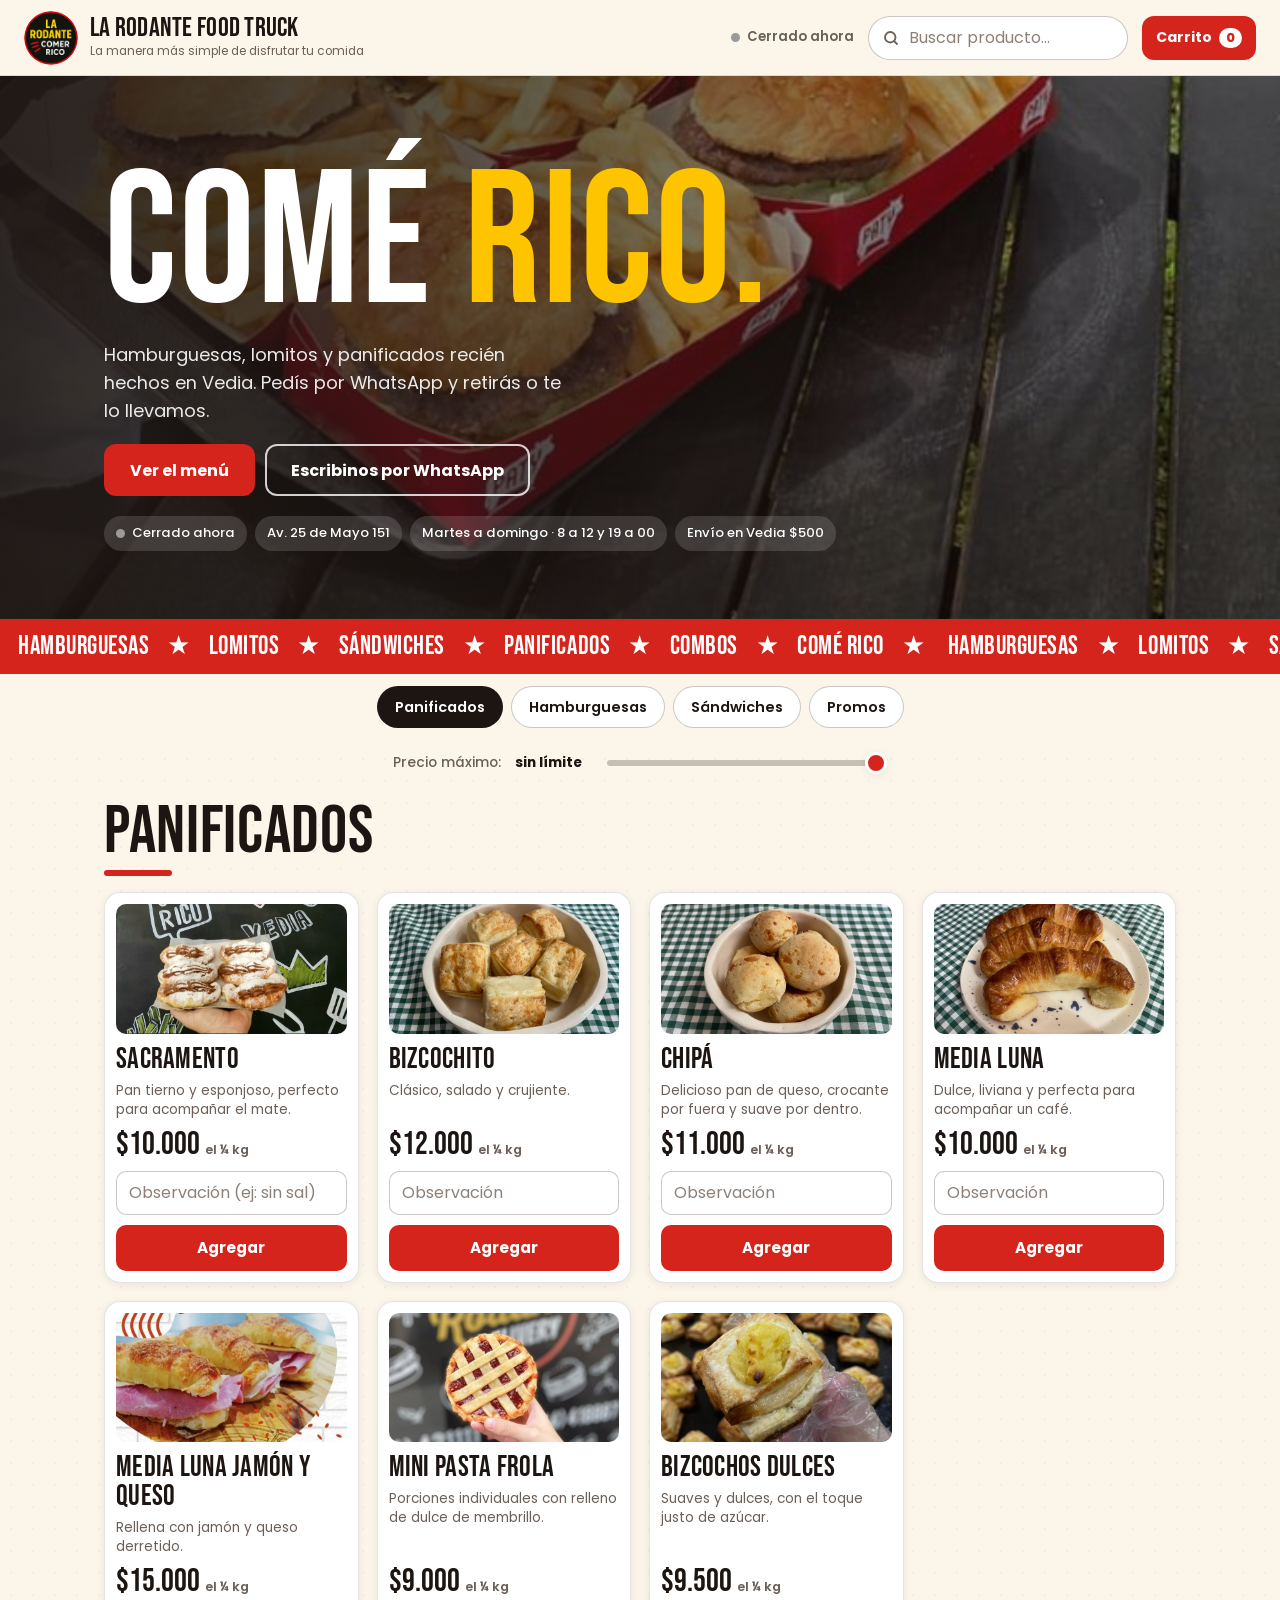
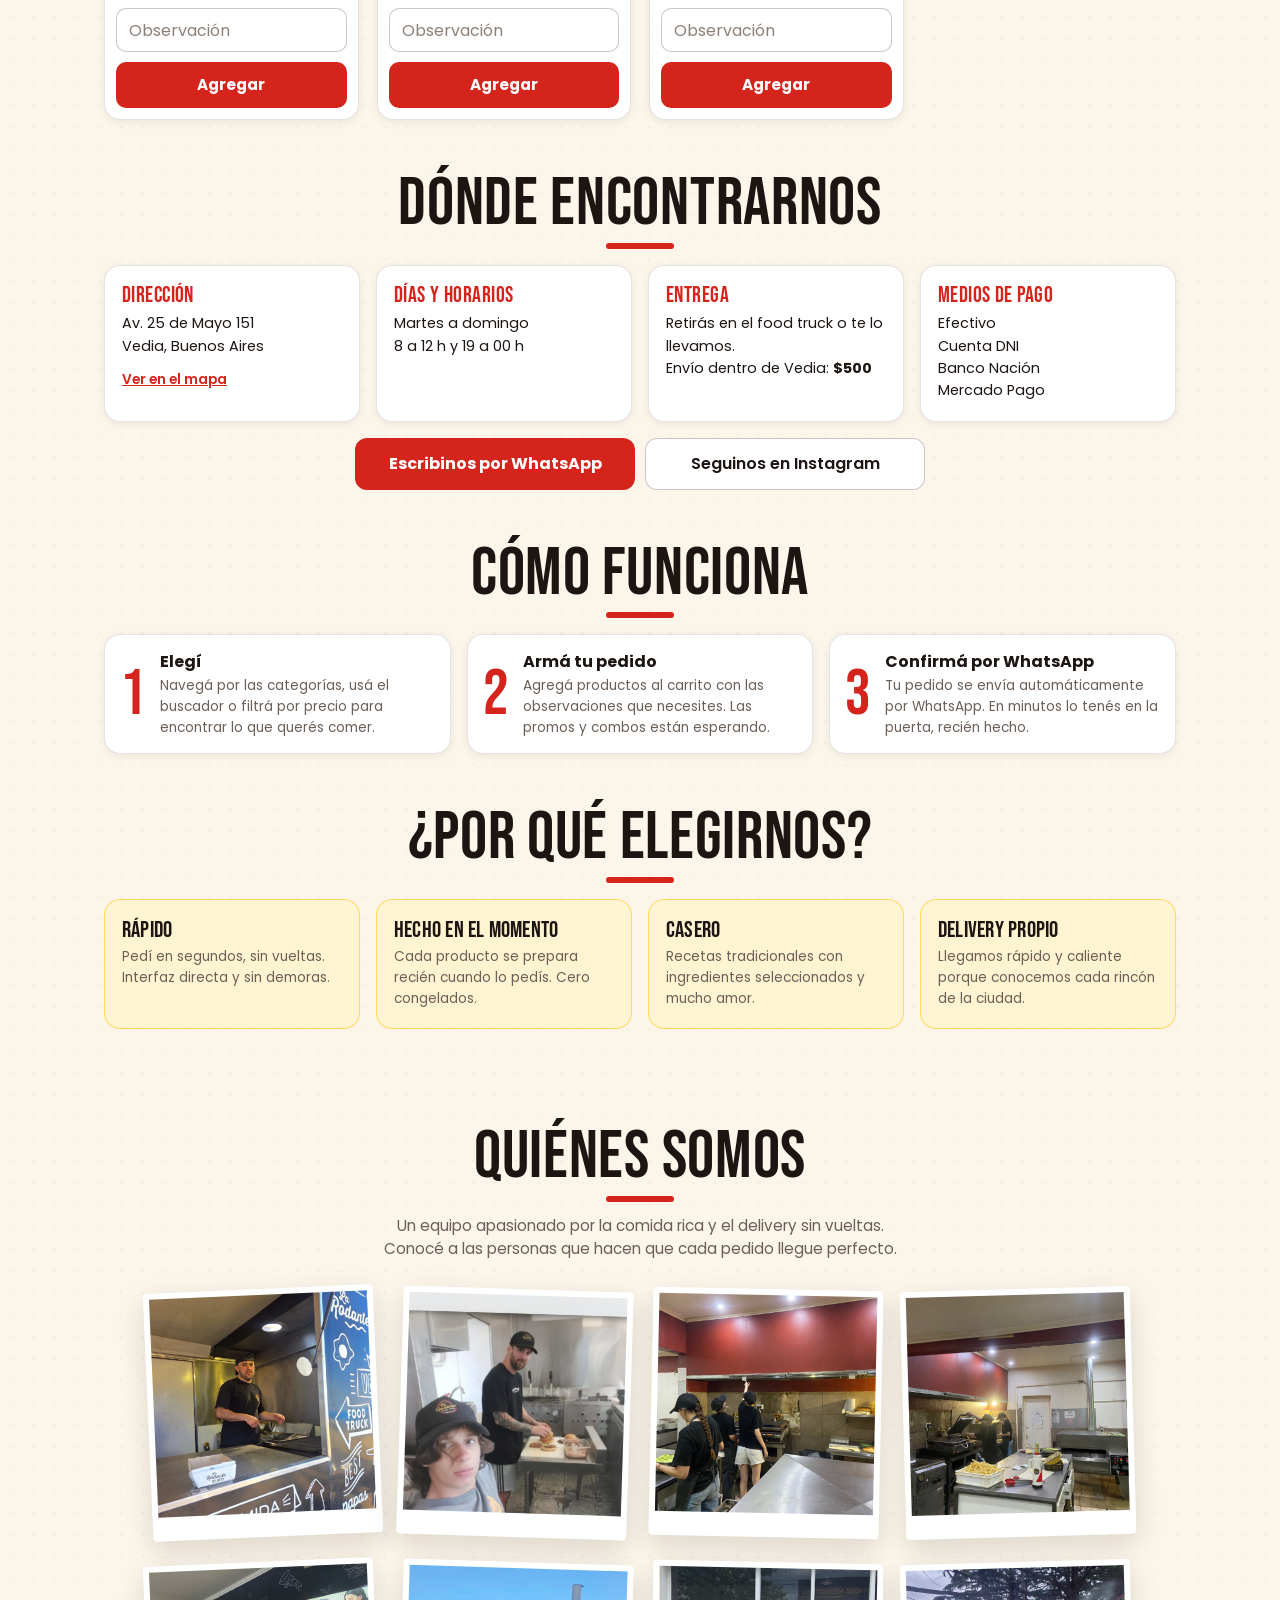
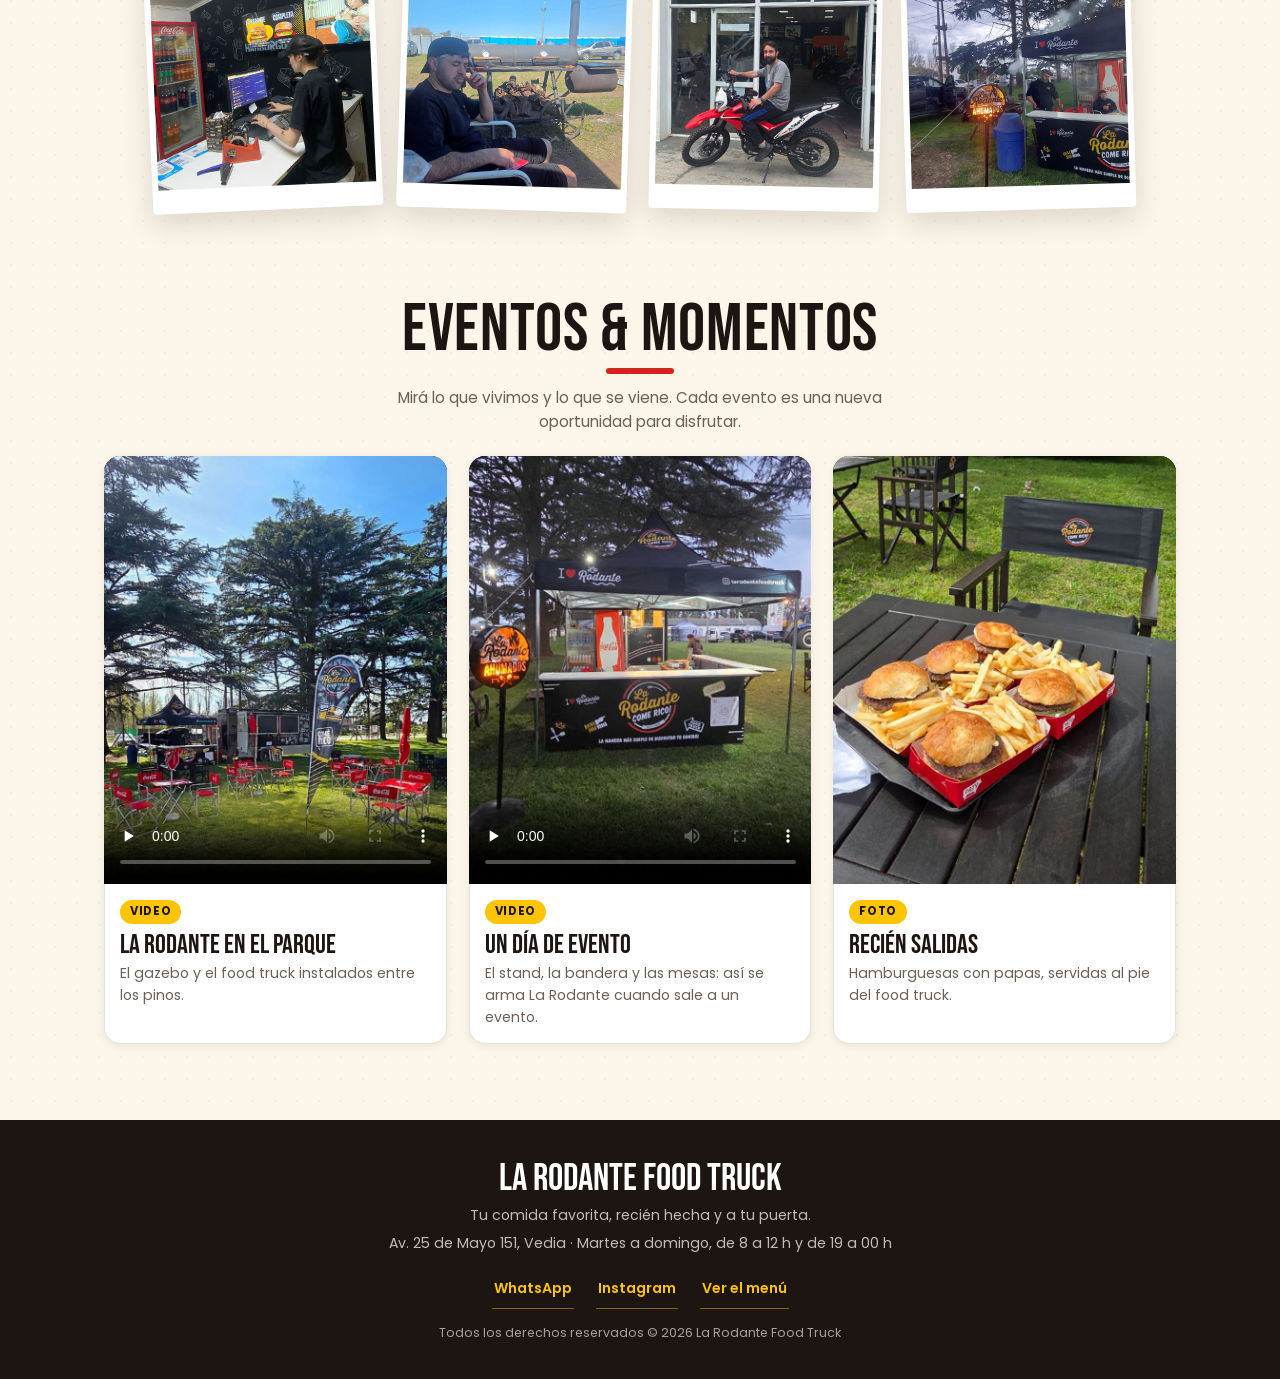
<file: index.html>
<!DOCTYPE html>
<html lang="es-AR">
<head>
  <meta charset="utf-8" />
  <meta name="viewport" content="width=device-width,initial-scale=1" />

  <!-- SEO -->
  <title>La Rodante Food Truck – Hamburguesas, Sándwiches y Panificados en Vedia | Pedí Ahora</title>
  <meta name="description" content="La Rodante Food Truck, en Vedia: hamburguesas caseras, sándwiches, panificados artesanales y promos. Retirás o te lo llevamos. Hacé tu pedido por WhatsApp.">
  <meta name="robots" content="index,follow">

  <!-- Open Graph básico -->
  <meta property="og:title" content="La Rodante Food Truck – La manera más simple de disfrutar tu comida">
  <meta property="og:description" content="Pedí tu comida en segundos. Panificados, hamburguesas, sándwiches y promos.">
  <meta property="og:type" content="website">
  <meta property="og:site_name" content="La Rodante Food Truck">
  <meta property="og:locale" content="es_AR">
  <meta name="twitter:card" content="summary_large_image">

  <!-- AL PUBLICAR: reemplazar TU-DOMINIO por la dirección real del sitio y quitar este comentario.
       Sin la dirección completa, WhatsApp y Facebook no muestran la imagen al compartir el enlace.
  <link rel="canonical" href="https://TU-DOMINIO/">
  <meta property="og:url" content="https://TU-DOMINIO/">
  <meta property="og:image" content="https://TU-DOMINIO/IMG/og.jpg">
  <meta property="og:image:width" content="1200">
  <meta property="og:image:height" content="630">
  <meta property="og:image:alt" content="Logo de La Rodante">
  -->

  <!-- Datos del negocio para buscadores (Google). Si cambia la dirección o los días, actualizar acá también. -->
  <script type="application/ld+json">
  {
    "@context": "https://schema.org",
    "@type": "FastFoodRestaurant",
    "name": "La Rodante Food Truck",
    "description": "Food truck en Vedia: hamburguesas caseras, sándwiches, panificados artesanales y promos. Pedidos por WhatsApp, con retiro o envío a domicilio.",
    "servesCuisine": ["Hamburguesas", "Sándwiches", "Panificados"],
    "telephone": "+5492364418887",
    "address": {
      "@type": "PostalAddress",
      "streetAddress": "Av. 25 de Mayo 151",
      "addressLocality": "Vedia",
      "addressRegion": "Buenos Aires",
      "addressCountry": "AR"
    },
    "openingHours": ["Tu-Su 08:00-12:00", "Tu-Su 19:00-00:00"],
    "paymentAccepted": "Efectivo, Cuenta DNI, Banco Nación, Mercado Pago",
    "sameAs": ["https://www.instagram.com/larodantefoodtruck"]
  }
  </script>

  <!-- Íconos -->
  <link rel="icon" href="IMG/favicon.png" type="image/png">
  <link rel="apple-touch-icon" href="IMG/apple-touch-icon.png">
  <meta name="theme-color" content="#fbf5ea">
  <meta name="apple-mobile-web-app-capable" content="yes">
  <meta name="apple-mobile-web-app-status-bar-style" content="default">

  <!-- Fuentes: Bebas Neue para títulos, Poppins para el texto -->
  <link rel="preconnect" href="https://fonts.googleapis.com">
  <link rel="preconnect" href="https://fonts.gstatic.com" crossorigin>
  <link rel="stylesheet" href="https://fonts.googleapis.com/css2?family=Bebas+Neue&family=Poppins:wght@400;500;600;700;800&display=swap">

  <!-- CSS -->
  <link rel="stylesheet" href="style.css">
</head>
<body>

  <!-- SKIP NAV (accesibilidad) -->
  <a href="#contenidoPrincipal" class="skip-link">Saltar al contenido principal</a>

  <!-- ═══════════════════ HEADER FIJO ═══════════════════ -->
  <header id="mainHeader" role="banner">
    <div class="left">
      <a href="#" aria-label="La Rodante Food Truck — inicio">
        <img src="IMG/logo-128.png" alt="La Rodante Food Truck" class="logo" width="56" height="56">
      </a>
      <div class="brand">
        <!-- El único <h1> de la página es el del hero -->
        <p class="brand-name">La Rodante Food Truck</p>
        <p class="tagline">La manera más simple de disfrutar tu comida</p>
      </div>
    </div>

    <div class="right">
      <!-- "Abierto ahora / Cerrado ahora": lo completa JS con los horarios de data/menu.js -->
      <span class="estado-local" data-estado hidden></span>
      <div class="search-wrap">
        <input
          id="searchInput"
          type="text"
          placeholder="Buscar producto..."
          aria-label="Buscar producto"
          autocomplete="off"
          spellcheck="false"
        />
      </div>
      <button
        class="boton-carrito"
        id="cartBtn"
        data-accion="abrir-carrito"
        aria-label="Abrir carrito"
        aria-expanded="false"
        aria-controls="modalCarrito"
      >
        Carrito
        <span id="contadorCarrito" aria-live="polite" aria-atomic="true">0</span>
      </button>
    </div>
  </header>

  <div class="header-spacer" aria-hidden="true"></div>

  <!-- ═══════════════════ HERO SECTION ═══════════════════ -->
  <section class="hero" aria-label="Bienvenida">
    <img class="hero-foto" src="IMG/eventos/evento-3.jpg" alt="" width="720" height="900" fetchpriority="high">
    <div class="hero-contenido">
      <h1><span class="sr-only">La Rodante Food Truck: </span>Comé <em>rico.</em></h1>
      <p>Hamburguesas, lomitos y panificados recién hechos en Vedia. Pedís por WhatsApp y retirás o te lo llevamos.</p>
      <div class="hero-acciones">
        <a class="boton" href="#menu">Ver el menú</a>
        <a class="btn-linea" data-wa href="https://wa.me/5492364418887" target="_blank" rel="noopener">Escribinos por WhatsApp</a>
      </div>
      <ul class="hero-datos">
        <li class="estado-local" data-estado hidden></li>
        <li>Av. 25 de Mayo 151</li>
        <li>Martes a domingo · 8 a 12 y 19 a 00</li>
        <li>Envío en Vedia <span data-envio-costo>$500</span></li>
      </ul>
    </div>
  </section>

  <!-- Cinta en movimiento (decorativa) -->
  <div class="cinta" aria-hidden="true">
    <div>
      <b>Hamburguesas</b>★<b>Lomitos</b>★<b>Sándwiches</b>★<b>Panificados</b>★<b>Combos</b>★<b>Comé rico</b>★
      <b>Hamburguesas</b>★<b>Lomitos</b>★<b>Sándwiches</b>★<b>Panificados</b>★<b>Combos</b>★<b>Comé rico</b>★
    </div>
  </div>

  <!-- Ancla del inicio del menú: JS hace scroll hasta acá (las pestañas son sticky) -->
  <div id="menu" aria-hidden="true"></div>

  <!-- ═══════════════════ TABS ═══════════════════ -->
  <nav class="tabs" role="tablist" aria-label="Categorías de productos">
    <button class="tab active" role="tab" data-target="panificados" aria-selected="true" data-accion="tab">Panificados</button>
    <button class="tab" role="tab" data-target="hamburguesas" aria-selected="false" data-accion="tab">Hamburguesas</button>
    <button class="tab" role="tab" data-target="sandwiches" aria-selected="false" data-accion="tab">Sándwiches</button>
    <button class="tab" role="tab" data-target="promos" aria-selected="false" data-accion="tab">Promos</button>
  </nav>

  <!-- FILTRO PRECIO -->
  <section class="filtro-precio" aria-label="Filtrar productos por precio">
    <label for="rangoPrecio">Precio máximo:</label>
    <span id="precioMaxLabel" aria-live="polite">sin límite</span>
    <input
      id="rangoPrecio"
      type="range"
      min="1000"
      max="50000"
      step="500"
      value="50000"
      aria-label="Precio máximo"
    />
  </section>

  <!-- ═══════════════════ CONTENIDO PRINCIPAL ═══════════════════ -->
  <main id="contenidoPrincipal">

    <!-- Aviso cuando la búsqueda o el filtro no dejan productos a la vista (lo completa JS) -->
    <p id="sinResultados" class="sin-resultados" role="status" hidden></p>

    <noscript>
      <p class="sin-resultados">Para ver el menú y armar tu pedido necesitás tener JavaScript activado en el navegador.</p>
    </noscript>

    <!-- Las tarjetas de productos y promos NO se escriben acá: se generan desde data/menu.js.
         Para sumar una categoría nueva: agregá su pestaña arriba, una sección como estas
         con <div class="grid" id="grid-NOMBRE">, y usá ese NOMBRE como "categoria" en los datos. -->

    <!-- ── PANIFICADOS ── -->
    <section id="panificados" class="categoria" aria-labelledby="h2-panificados">
      <div class="section-header">
        <h2 id="h2-panificados">Panificados</h2>
      </div>
      <div class="grid" id="grid-panificados"></div>
    </section>

    <!-- ── HAMBURGUESAS ── -->
    <section id="hamburguesas" class="categoria" aria-labelledby="h2-hamburguesas">
      <div class="section-header">
        <h2 id="h2-hamburguesas">Hamburguesas</h2>
      </div>
      <div class="grid" id="grid-hamburguesas"></div>
    </section>

    <!-- ── SÁNDWICHES ── -->
    <section id="sandwiches" class="categoria" aria-labelledby="h2-sandwiches">
      <div class="section-header">
        <h2 id="h2-sandwiches">Sándwiches</h2>
      </div>
      <div class="grid" id="grid-sandwiches"></div>
    </section>

    <!-- ── PROMOS ── -->
    <section id="promos" class="categoria" aria-labelledby="h2-promos">
      <div class="section-header">
        <h2 id="h2-promos">Promos y Combos</h2>
      </div>
      <div class="grid-promos" id="grid-promos"></div>
    </section>

    <!-- ── DÓNDE ENCONTRARNOS ── -->
    <section class="categoria" id="donde" aria-labelledby="h2-donde">
      <div class="section-header section-header--centrado">
        <h2 id="h2-donde">Dónde encontrarnos</h2>
      </div>
      <div class="info-cards">

        <div class="info-card">
          <span class="info-title">Dirección</span>
          <p class="info-text">Av. 25 de Mayo 151<br>Vedia, Buenos Aires</p>
          <a class="info-link" href="https://www.google.com/maps/search/?api=1&amp;query=Av.+25+de+Mayo+151%2C+Vedia%2C+Buenos+Aires" target="_blank" rel="noopener">Ver en el mapa</a>
        </div>

        <div class="info-card">
          <span class="info-title">Días y horarios</span>
          <p class="info-text">Martes a domingo<br>8 a 12 h y 19 a 00 h</p>
        </div>

        <div class="info-card">
          <span class="info-title">Entrega</span>
          <p class="info-text">Retirás en el food truck o te lo llevamos.<br>Envío dentro de Vedia: <strong data-envio-costo>$500</strong></p>
        </div>

        <div class="info-card">
          <span class="info-title">Medios de pago</span>
          <ul class="info-lista">
            <li>Efectivo</li>
            <li>Cuenta DNI</li>
            <li>Banco Nación</li>
            <li>Mercado Pago</li>
          </ul>
        </div>

      </div>
      <div class="info-acciones">
        <!-- El número de WhatsApp sale de data/menu.js (JS actualiza los enlaces con data-wa) -->
        <a class="boton enlace-boton" data-wa href="https://wa.me/5492364418887" target="_blank" rel="noopener">Escribinos por WhatsApp</a>
        <a class="btn-secondary enlace-boton" href="https://www.instagram.com/larodantefoodtruck" target="_blank" rel="noopener">Seguinos en Instagram</a>
      </div>
    </section>

    <!-- ── CÓMO FUNCIONA ── -->
    <section class="categoria" aria-labelledby="h2-como-funciona">
      <div class="section-header section-header--centrado">
        <h2 id="h2-como-funciona">Cómo funciona</h2>
      </div>
      <div class="step-cards">

        <div class="step-card">
          <span class="step-num" aria-hidden="true">1</span>
          <span class="step-title">Elegí</span>
          <p class="step-text">Navegá por las categorías, usá el buscador o filtrá por precio para encontrar lo que querés comer.</p>
        </div>

        <div class="step-card">
          <span class="step-num" aria-hidden="true">2</span>
          <span class="step-title">Armá tu pedido</span>
          <p class="step-text">Agregá productos al carrito con las observaciones que necesites. Las promos y combos están esperando.</p>
        </div>

        <div class="step-card">
          <span class="step-num" aria-hidden="true">3</span>
          <span class="step-title">Confirmá por WhatsApp</span>
          <p class="step-text">Tu pedido se envía automáticamente por WhatsApp. En minutos lo tenés en la puerta, recién hecho.</p>
        </div>

      </div>
    </section>

    <!-- ── POR QUÉ ELEGIRNOS ── -->
    <section class="categoria" aria-labelledby="h2-por-que">
      <div class="section-header section-header--centrado">
        <h2 id="h2-por-que">¿Por qué elegirnos?</h2>
      </div>
      <div class="reason-cards">

        <div class="reason-card">
          <span class="reason-title">Rápido</span>
          <p class="reason-text">Pedí en segundos, sin vueltas. Interfaz directa y sin demoras.</p>
        </div>

        <div class="reason-card">
          <span class="reason-title">Hecho en el momento</span>
          <p class="reason-text">Cada producto se prepara recién cuando lo pedís. Cero congelados.</p>
        </div>

        <div class="reason-card">
          <span class="reason-title">Casero</span>
          <p class="reason-text">Recetas tradicionales con ingredientes seleccionados y mucho amor.</p>
        </div>

        <div class="reason-card">
          <span class="reason-title">Delivery propio</span>
          <p class="reason-text">Llegamos rápido y caliente porque conocemos cada rincón de la ciudad.</p>
        </div>

      </div>
    </section>

    <!-- ═══════════════════ NOSOTROS / EQUIPO ═══════════════════ -->
    <section class="team-section" aria-labelledby="h2-equipo">
      <div class="team-header">
        <h2 id="h2-equipo">Quiénes somos</h2>
        <p>Un equipo apasionado por la comida rica y el delivery sin vueltas. Conocé a las personas que hacen que cada pedido llegue perfecto.</p>
      </div>

      <!-- Fotos reales del equipo (IMG/equipo/, cuadradas de 640 px).
           Para sumar una foto, copiá una línea <figure> y cambiá el archivo y el texto alternativo. -->
      <div class="team-galeria">
        <figure class="team-foto"><img src="IMG/equipo/equipo-1.jpg" alt="Cocinando en la plancha del food truck" loading="lazy" decoding="async" width="640" height="640"></figure>
        <figure class="team-foto"><img src="IMG/equipo/equipo-2.jpg" alt="Dos integrantes del equipo preparando hamburguesas" loading="lazy" decoding="async" width="640" height="640"></figure>
        <figure class="team-foto"><img src="IMG/equipo/equipo-3.jpg" alt="El equipo trabajando en la cocina" loading="lazy" decoding="async" width="640" height="640"></figure>
        <figure class="team-foto"><img src="IMG/equipo/equipo-4.jpg" alt="La cocina de La Rodante en plena producción" loading="lazy" decoding="async" width="640" height="640"></figure>
        <figure class="team-foto"><img src="IMG/equipo/equipo-5.jpg" alt="Tomando pedidos en la caja" loading="lazy" decoding="async" width="640" height="640"></figure>
        <figure class="team-foto"><img src="IMG/equipo/equipo-6.jpg" alt="Junto al ahumador en un evento" loading="lazy" decoding="async" width="640" height="640"></figure>
        <figure class="team-foto"><img src="IMG/equipo/equipo-7.jpg" alt="Integrante del equipo en moto" loading="lazy" decoding="async" width="640" height="640"></figure>
        <figure class="team-foto"><img src="IMG/equipo/equipo-8.jpg" alt="El stand de La Rodante con el cartel de ahumados" loading="lazy" decoding="async" width="640" height="640"></figure>
      </div>
    </section>

    <!-- ═══════════════════ EVENTOS ═══════════════════ -->
    <section class="events-section" aria-labelledby="h2-eventos">
      <div class="events-header">
        <h2 id="h2-eventos">Eventos &amp; Momentos</h2>
        <p>Mirá lo que vivimos y lo que se viene. Cada evento es una nueva oportunidad para disfrutar.</p>
      </div>

      <!-- Los videos no se descargan hasta que la persona toca reproducir (preload="none"):
           pesan unos 8 MB cada uno. -->
      <div class="events-grid" id="eventsGrid">

        <article class="event-card">
          <div class="event-media event-media--vertical">
            <video src="IMG/eventos/evento-1.mp4" poster="IMG/eventos/evento-1.jpg" controls playsinline preload="none"
                   aria-label="Video de La Rodante en un evento al aire libre"></video>
          </div>
          <div class="event-info">
            <span class="event-tag">Video</span>
            <h3 class="event-title">La Rodante en el parque</h3>
            <p class="event-desc">El gazebo y el food truck instalados entre los pinos.</p>
          </div>
        </article>

        <article class="event-card">
          <div class="event-media event-media--vertical">
            <video src="IMG/eventos/evento-2.mp4" poster="IMG/eventos/evento-2.jpg" controls playsinline preload="none"
                   aria-label="Video del stand de La Rodante en un evento"></video>
          </div>
          <div class="event-info">
            <span class="event-tag">Video</span>
            <h3 class="event-title">Un día de evento</h3>
            <p class="event-desc">El stand, la bandera y las mesas: así se arma La Rodante cuando sale a un evento.</p>
          </div>
        </article>

        <article class="event-card">
          <div class="event-media event-media--vertical">
            <img src="IMG/eventos/evento-3.jpg" alt="Bandeja con cuatro hamburguesas y papas fritas frente al food truck"
                 loading="lazy" decoding="async" width="720" height="900">
          </div>
          <div class="event-info">
            <span class="event-tag">Foto</span>
            <h3 class="event-title">Recién salidas</h3>
            <p class="event-desc">Hamburguesas con papas, servidas al pie del food truck.</p>
          </div>
        </article>

      </div>
    </section>

  </main>

  <!-- ═══════════════════ FOOTER ═══════════════════ -->
  <footer role="contentinfo">
    <p>La Rodante Food Truck</p>
    <p>Tu comida favorita, recién hecha y a tu puerta.</p>
    <p>Av. 25 de Mayo 151, Vedia · Martes a domingo, de 8 a 12 h y de 19 a 00 h</p>
    <p class="footer-links">
      <a data-wa href="https://wa.me/5492364418887" target="_blank" rel="noopener">WhatsApp</a>
      <a href="https://www.instagram.com/larodantefoodtruck" target="_blank" rel="noopener">Instagram</a>
      <a href="#menu">Ver el menú</a>
    </p>
    <p>Todos los derechos reservados &copy; <span id="anioActual">2026</span> La Rodante Food Truck</p>
  </footer>

  <!-- ═══════════════════ MODAL PROMOS ═══════════════════ -->
  <div
    id="promoModal"
    class="modal"
    role="dialog"
    aria-modal="true"
    aria-labelledby="promoTitle"
    aria-hidden="true"
    hidden
  >
    <div class="modal-contenido" role="document">
      <button class="closeModal" aria-label="Cerrar promos" data-accion="cerrar-promo">✕</button>
      <h3 id="promoTitle">Combos</h3>
      <div id="promoItems" class="grid" aria-label="Items de la promo"></div>
    </div>
  </div>

  <!-- ═══════════════════ MODAL CARRITO ═══════════════════ -->
  <div
    id="modalCarrito"
    class="modal"
    role="dialog"
    aria-modal="true"
    aria-labelledby="carritoTitle"
    aria-hidden="true"
    hidden
  >
    <div class="modal-contenido" role="document">
      <button class="closeModal" aria-label="Cerrar carrito" data-accion="cerrar-carrito">✕</button>
      <h3 id="carritoTitle">Tu Carrito</h3>
      <ul id="listaCarrito" class="carrito-list" aria-label="Lista de productos en el carrito">
        <!-- items inyectados por JS -->
      </ul>

      <!-- Datos de entrega: se muestran cuando hay productos (lo decide JS) y viajan en el mensaje -->
      <form id="datosEntrega" class="datos-entrega" novalidate hidden>
        <h4>Datos para tu pedido</h4>

        <label class="campo">
          <span>Tu nombre</span>
          <input id="clienteNombre" type="text" autocomplete="name" maxlength="60" placeholder="Ej: Ana">
        </label>

        <div class="campo">
          <span id="entregaLabel">¿Cómo lo recibís?</span>
          <div id="opcionesEntrega" class="opciones-entrega" role="radiogroup" aria-labelledby="entregaLabel">
            <label class="opcion"><input type="radio" name="entrega" value="retiro"> Paso a retirar</label>
            <label class="opcion"><input type="radio" name="entrega" value="envio"> Envío a domicilio</label>
          </div>
          <small id="entregaAyuda" class="campo-ayuda" hidden></small>
        </div>

        <label class="campo" id="campoDireccion" hidden>
          <span>Dirección</span>
          <input id="clienteDireccion" type="text" autocomplete="street-address" maxlength="120" placeholder="Calle, número y referencias">
        </label>

        <div class="campo">
          <span id="pagoLabel">¿Cómo pagás? (opcional)</span>
          <div class="opciones-entrega" role="radiogroup" aria-labelledby="pagoLabel">
            <label class="opcion"><input type="radio" name="pago" value="Efectivo"> Efectivo</label>
            <label class="opcion"><input type="radio" name="pago" value="Cuenta DNI"> Cuenta DNI</label>
            <label class="opcion"><input type="radio" name="pago" value="Banco Nación"> Banco Nación</label>
            <label class="opcion"><input type="radio" name="pago" value="Mercado Pago"> Mercado Pago</label>
          </div>
        </div>

        <label class="campo">
          <span>Aclaraciones (opcional)</span>
          <input id="clienteNota" type="text" autocomplete="off" maxlength="160" placeholder="Ej: tocar timbre, horario">
        </label>
      </form>

      <div id="sugerencias" class="sugerencias" role="region" aria-label="Sugerencias"></div>

      <button class="btn-secondary vaciar-carrito" type="button" data-accion="vaciar-carrito">Vaciar carrito</button>

      <!-- Pie fijo del carrito: total y confirmar quedan siempre a la vista -->
      <div class="carrito-pie">
        <div class="envio-row" id="envioRow" hidden>
          <span>Envío a domicilio</span>
          <span id="envioCosto"></span>
        </div>
        <div class="total-row" role="row" aria-label="Total del pedido">
          <span>Total</span>
          <span id="totalCarrito" aria-live="polite">$0</span>
        </div>

        <div class="modal-actions">
          <button class="boton" type="button" data-accion="confirmar-pedido">Confirmar por WhatsApp</button>
        </div>
      </div>
    </div>
  </div>

  <!-- BARRA FIJA DEL PEDIDO: aparece en celular cuando hay productos en el carrito -->
  <button class="barra-pedido" id="barraPedido" type="button" data-accion="abrir-carrito" hidden>
    <span>Ver mi pedido<small id="barraPedidoCant"></small></span>
    <strong id="barraPedidoTotal"></strong>
  </button>

  <!-- NOTIFICACIÓN FLOTANTE -->
  <div id="toast" class="toast" role="status" aria-live="polite" aria-atomic="true"></div>

  <!-- Datos del menú (lo único que se edita para cambiar productos y precios) -->
  <script src="data/menu.js"></script>
  <!-- Conexión con el menú en línea (vacía = el sitio usa solo data/menu.js) -->
  <script src="data/config.js"></script>
  <!-- Lógica del sitio, en orden de dependencia -->
  <script src="js/catalogo.js"></script>
  <script src="js/remoto.js"></script>
  <script src="js/carrito.js"></script>
  <script src="js/pedido.js"></script>
  <script src="js/app.js"></script>
</body>
</html>
</file>
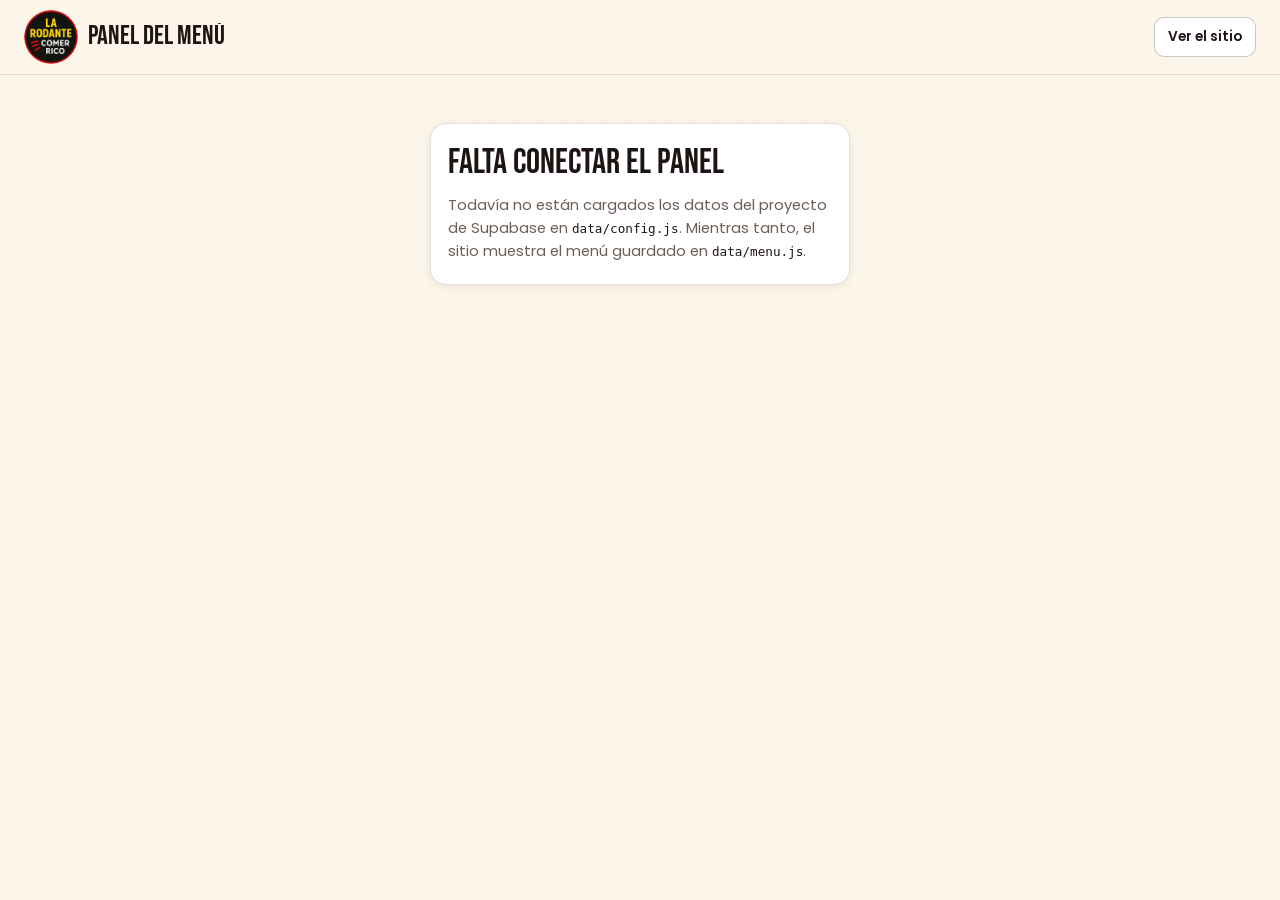
<file: admin.html>
<!DOCTYPE html>
<html lang="es-AR">
<head>
  <meta charset="utf-8">
  <meta name="viewport" content="width=device-width,initial-scale=1">
  <!-- El panel no tiene que aparecer en buscadores -->
  <meta name="robots" content="noindex,nofollow">
  <title>Panel del menú – La Rodante Food Truck</title>

  <link rel="icon" href="IMG/favicon.png" type="image/png">
  <meta name="theme-color" content="#fbf5ea">

  <link rel="preconnect" href="https://fonts.googleapis.com">
  <link rel="preconnect" href="https://fonts.gstatic.com" crossorigin>
  <link rel="stylesheet" href="https://fonts.googleapis.com/css2?family=Bebas+Neue&family=Poppins:wght@400;500;600;700;800&display=swap">

  <!-- Reutiliza los estilos del sitio y suma los propios del panel -->
  <link rel="stylesheet" href="style.css">
  <link rel="stylesheet" href="admin.css">
</head>
<body class="admin">

  <div class="admin-barra">
    <img src="IMG/logo-128.png" alt="" class="logo" width="44" height="44">
    <p class="admin-titulo">Panel del menú</p>
    <a class="btn-secondary admin-barra-btn" href="index.html">Ver el sitio</a>
    <button class="btn-secondary admin-barra-btn" id="btnSalir" type="button" hidden>Salir</button>
  </div>

  <main class="admin-main">

    <noscript>
      <p class="sin-resultados">El panel necesita JavaScript activado en el navegador.</p>
    </noscript>

    <!-- Aparece si todavía no se cargaron los datos de Supabase en data/config.js -->
    <section id="vistaConfig" class="admin-tarjeta" hidden>
      <h1>Falta conectar el panel</h1>
      <p>Todavía no están cargados los datos del proyecto de Supabase en <code>data/config.js</code>. Mientras tanto, el sitio muestra el menú guardado en <code>data/menu.js</code>.</p>
    </section>

    <!-- Ingreso -->
    <section id="vistaLogin" class="admin-tarjeta" hidden>
      <h1>Ingresar</h1>
      <form id="formLogin" class="admin-form" novalidate>
        <label class="campo">
          <span>Email</span>
          <input id="loginEmail" type="text" inputmode="email" autocomplete="username" autocapitalize="none" spellcheck="false" required>
        </label>
        <label class="campo">
          <span>Contraseña</span>
          <input id="loginClave" type="password" autocomplete="current-password" required>
        </label>
        <p id="loginError" class="admin-error" role="alert" hidden></p>
        <button class="boton admin-btn-ancho" id="btnIngresar" type="submit">Ingresar</button>
      </form>
    </section>

    <!-- Lista de productos -->
    <section id="vistaPanel" hidden>
      <div class="admin-herramientas">
        <input id="filtroTexto" class="admin-buscador" type="text" placeholder="Buscar producto..." aria-label="Buscar producto" autocomplete="off">
        <select id="filtroCategoria" class="admin-select" aria-label="Filtrar por categoría"></select>
        <button class="boton admin-nuevo" id="btnNuevo" type="button">Nuevo producto</button>
      </div>
      <p id="estadoLista" class="admin-estado" role="status"></p>
      <div id="listaProductos" class="admin-lista"></div>
    </section>

  </main>

  <!-- Editor de un producto -->
  <div id="editor" class="modal" role="dialog" aria-modal="true" aria-labelledby="editorTitulo" hidden>
    <div class="modal-contenido">
      <button class="closeModal" type="button" data-admin="cerrar-editor" aria-label="Cerrar">✕</button>
      <h3 id="editorTitulo">Producto</h3>

      <form id="formProducto" class="admin-form" novalidate>
        <label class="campo">
          <span>Nombre</span>
          <input id="pNombre" type="text" maxlength="80" autocomplete="off" required>
        </label>

        <label class="campo">
          <span>Categoría</span>
          <select id="pCategoria" class="admin-select"></select>
        </label>

        <div class="admin-dos">
          <label class="campo">
            <span>Precio ($)</span>
            <input id="pPrecio" type="text" inputmode="numeric" autocomplete="off" required>
          </label>
          <label class="campo">
            <span>Unidad (opcional)</span>
            <input id="pUnidad" type="text" maxlength="20" placeholder="Ej: ¼ kg" autocomplete="off">
          </label>
        </div>
        <p class="campo-ayuda">Dejá la unidad vacía si se vende por unidad. Si se vende por peso, poné a qué corresponde el precio.</p>

        <label class="campo">
          <span>Descripción</span>
          <textarea id="pDescripcion" class="admin-textarea" maxlength="300" rows="3"></textarea>
        </label>

        <div class="campo">
          <span>Foto</span>
          <div class="admin-foto">
            <img id="pFotoVista" alt="" width="720" height="405">
            <div>
              <input id="pFoto" type="file" accept="image/*">
              <p class="campo-ayuda">Se recorta sola a formato horizontal y se achica para que el sitio cargue rápido.</p>
            </div>
          </div>
        </div>

        <label class="admin-check">
          <input id="pVisible" type="checkbox" checked>
          <span>Visible en el sitio</span>
        </label>

        <label class="campo">
          <span>Orden dentro de la categoría</span>
          <input id="pOrden" type="text" inputmode="numeric" autocomplete="off">
        </label>
        <p class="campo-ayuda">Los números más chicos aparecen primero.</p>

        <p id="editorError" class="admin-error" role="alert" hidden></p>

        <div class="admin-acciones">
          <button class="boton" id="btnGuardar" type="submit">Guardar</button>
          <button class="btn-secondary" type="button" data-admin="cerrar-editor">Cancelar</button>
        </div>
        <button class="admin-eliminar" id="btnEliminar" type="button" hidden>Eliminar este producto</button>
      </form>
    </div>
  </div>

  <div id="toast" class="toast" role="status" aria-live="polite" aria-atomic="true"></div>

  <script src="data/menu.js"></script>
  <script src="data/config.js"></script>
  <script src="js/catalogo.js"></script>
  <script src="js/remoto.js"></script>
  <script src="js/admin.js"></script>
</body>
</html>
</file>
<file: style.css>
/* ============================================================
   LA RODANTE FOOD TRUCK — ESTILOS
   Estética "Clara": fondo crema, rojo protagonista y el amarillo
   de la marca. Títulos en Bebas Neue, texto en Poppins.

   Está escrita "mobile-first": los estilos base son para celular
   y los bloques @media (min-width) los amplían para pantallas más
   grandes. Las fuentes se cargan desde el <head> de index.html.
   ============================================================ */

/* ---------- VARIABLES ---------- */
:root {
  /* Colores */
  --fondo:           #fbf5ea;   /* crema de la página */
  --panel:           #ffffff;   /* tarjetas */
  --oscuro:          #1c1512;   /* hero, footer, pestaña activa */
  --texto:           #1c1512;
  --texto-suave:     #6b5f57;
  --texto-tenue:     #8c8078;   /* solo placeholders */
  --borde:           rgba(40, 20, 10, 0.12);
  --borde-fuerte:    rgba(40, 20, 10, 0.24);
  --primario:        #d5241c;   /* rojo: botones y acentos */
  --primario-hover:  #b51c15;
  --primario-suave:  #fdebe9;
  --sobre-primario:  #ffffff;
  --amarillo:        #ffc400;   /* amarillo del logo */
  --amarillo-suave:  #fff4d1;
  --abierto:         #1f8a4c;

  /* Sombras */
  --sombra-sm: 0 2px 8px rgba(40, 20, 10, 0.07);
  --sombra-md: 0 10px 28px rgba(40, 20, 10, 0.14);
  --sombra-lg: 0 24px 60px rgba(28, 21, 18, 0.35);

  /* Radios */
  --radio-sm: 10px;
  --radio-md: 14px;
  --radio-lg: 18px;

  /* Tipografía */
  --fuente:         'Poppins', -apple-system, BlinkMacSystemFont, 'Segoe UI', Roboto, sans-serif;
  --fuente-titulos: 'Bebas Neue', Impact, 'Arial Narrow', sans-serif;

  /* Altura del header fijo (JS publica la real en --header-real) */
  --header-h: 64px;

  --transicion: 0.2s cubic-bezier(.4, 0, .2, 1);
}

/* ---------- MENOS MOVIMIENTO ---------- */
@media (prefers-reduced-motion: reduce) {
  *,
  *::before,
  *::after {
    animation-duration: .01ms !important;
    animation-iteration-count: 1 !important;
    transition-duration: .01ms !important;
  }
}

/* ---------- BASE ---------- */
*,
*::before,
*::after {
  box-sizing: border-box;
  margin: 0;
  padding: 0;
}

html {
  scroll-behavior: smooth;
  -webkit-text-size-adjust: 100%;
}

body {
  font-family: var(--fuente);
  background-color: var(--fondo);
  /* trama de puntos, guiño al pizarrón del food truck */
  background-image: radial-gradient(rgba(120, 60, 20, 0.05) 1.5px, transparent 1.5px);
  background-size: 22px 22px;
  color: var(--texto);
  line-height: 1.55;
  overflow-x: hidden;
  -webkit-font-smoothing: antialiased;
  -moz-osx-font-smoothing: grayscale;
}

img,
video {
  max-width: 100%;
  display: block;
}

button {
  font-family: inherit;
  cursor: pointer;
  border: none;
  background: none;
  color: inherit;
}

input,
textarea,
select {
  font-family: inherit;
}

ul,
ol {
  list-style: none;
}

a {
  color: var(--primario);
}

/* Foco visible para quien navega con teclado */
:focus-visible {
  outline: 3px solid var(--amarillo);
  outline-offset: 2px;
}

/* Texto solo para lectores de pantalla */
.sr-only {
  position: absolute;
  width: 1px;
  height: 1px;
  overflow: hidden;
  clip-path: inset(50%);
  white-space: nowrap;
}

.skip-link {
  position: absolute;
  top: -100%;
  left: 12px;
  z-index: 99999;
  padding: 10px 18px;
  border-radius: 99px;
  background: var(--oscuro);
  color: #fff;
  font-size: .88rem;
  font-weight: 600;
  text-decoration: none;
}

.skip-link:focus {
  top: 12px;
}

/* ============================================================
   BOTONES
   ============================================================ */
.boton,
.btn-secondary,
.btn-linea {
  flex: 1;
  display: inline-flex;
  align-items: center;
  justify-content: center;
  gap: 8px;
  min-height: 46px;
  padding: 0 18px;
  border-radius: var(--radio-sm);
  font-size: 0.95rem;
  font-weight: 700;
  line-height: 1.2;
  text-decoration: none;
  white-space: nowrap;
  transition: background var(--transicion), transform var(--transicion), box-shadow var(--transicion);
}

.boton {
  background: var(--primario);
  color: var(--sobre-primario);
}

.boton:hover {
  background: var(--primario-hover);
}

.btn-secondary {
  background: var(--panel);
  color: var(--texto);
  box-shadow: inset 0 0 0 1px var(--borde-fuerte);
  font-weight: 600;
}

.btn-secondary:hover {
  background: #f6efe2;
}

/* Contorno blanco, para usar sobre la foto del hero */
.btn-linea {
  color: #fff;
  box-shadow: inset 0 0 0 2px rgba(255, 255, 255, 0.8);
}

.btn-linea:hover {
  background: rgba(255, 255, 255, 0.12);
}

.boton:active,
.btn-secondary:active,
.btn-linea:active {
  transform: scale(.97);
}

/* ============================================================
   HEADER FIJO
   ============================================================ */
header {
  position: fixed;
  top: 0;
  left: 0;
  right: 0;
  z-index: 9999;
  display: flex;
  align-items: center;
  gap: 10px;
  min-height: var(--header-h);
  padding: 8px 12px;
  background: rgba(251, 245, 234, 0.95);
  backdrop-filter: blur(14px);
  -webkit-backdrop-filter: blur(14px);
  border-bottom: 1px solid var(--borde);
  transition: box-shadow var(--transicion);
}

header.scrolled {
  box-shadow: var(--sombra-sm);
}

.header-spacer {
  height: var(--header-h);
}

header .left {
  display: flex;
  align-items: center;
  gap: 12px;
  flex-shrink: 0;
}

header .left a {
  display: block;
  border-radius: 50%;
}

.logo {
  width: 44px;
  height: 44px;
  border-radius: 50%;
  object-fit: cover;
}

/* En celular el nombre ya está en el logo: se oculta a la vista, no a los lectores de pantalla */
.brand {
  position: absolute;
  width: 1px;
  height: 1px;
  overflow: hidden;
  clip-path: inset(50%);
  white-space: nowrap;
}

.brand .brand-name {
  font-family: var(--fuente-titulos);
  font-size: 1.7rem;
  line-height: 1;
  letter-spacing: .01em;
  text-transform: uppercase;
}

.brand .tagline {
  font-size: 0.74rem;
  color: var(--texto-suave);
}

header .right {
  flex: 1;
  min-width: 0;
  display: flex;
  align-items: center;
  gap: 8px;
}

/* Cartel "Abierto ahora / Cerrado ahora" (lo completa JS según el horario) */
.estado-local {
  display: inline-flex;
  align-items: center;
  gap: 7px;
  font-size: 0.82rem;
  font-weight: 600;
  white-space: nowrap;
}

.estado-local[hidden] {
  display: none;
}

.estado-local::before {
  content: '';
  width: 9px;
  height: 9px;
  border-radius: 50%;
  background: #9a9a9a;
}

.estado-local.abierto::before {
  background: #35c26b;
}

header .estado-local {
  display: none;   /* en celular se muestra en el hero */
  color: var(--texto-suave);
}

.search-wrap {
  flex: 1;
  min-width: 0;
}

/* 16px evita el zoom automático de iOS al enfocar un campo */
.search-wrap input {
  width: 100%;
  height: 44px;
  padding: 0 14px 0 40px;
  border-radius: 99px;
  border: 1px solid var(--borde-fuerte);
  background: #fff url("data:image/svg+xml,%3Csvg xmlns='http://www.w3.org/2000/svg' viewBox='0 0 24 24' fill='none' stroke='%236b5f57' stroke-width='2.4' stroke-linecap='round'%3E%3Ccircle cx='11' cy='11' r='7'/%3E%3Cpath d='m20 20-3.6-3.6'/%3E%3C/svg%3E") no-repeat 13px center / 18px;
  color: var(--texto);
  font-size: 16px;
  outline: none;
  transition: border-color var(--transicion), box-shadow var(--transicion);
}

.search-wrap input::placeholder {
  color: var(--texto-tenue);
}

.search-wrap input:focus {
  border-color: var(--primario);
  box-shadow: 0 0 0 3px rgba(213, 36, 28, 0.15);
}

.boton-carrito {
  flex-shrink: 0;
  display: inline-flex;
  align-items: center;
  gap: 7px;
  min-height: 44px;
  padding: 0 14px;
  border-radius: 12px;
  background: var(--primario);
  color: var(--sobre-primario);
  font-size: 0.88rem;
  font-weight: 700;
  white-space: nowrap;
  transition: background var(--transicion);
}

.boton-carrito:hover {
  background: var(--primario-hover);
}

#contadorCarrito {
  min-width: 22px;
  padding: 1px 7px;
  border-radius: 99px;
  background: #fff;
  color: var(--primario);
  font-size: 0.78rem;
  font-weight: 800;
  text-align: center;
  transition: transform .18s;
}

/* ============================================================
   HERO  — foto real + titular
   ============================================================ */
.hero {
  position: relative;
  overflow: hidden;
  background: var(--oscuro);
  color: #fff;
}

/* En celular la foto va arriba, con la comida a la vista, y el titular se monta sobre su borde */
.hero-foto {
  position: absolute;
  top: 0;
  left: 0;
  width: 100%;
  height: 380px;
  object-fit: cover;
  object-position: center 92%;
}

.hero::after {
  content: '';
  position: absolute;
  top: 0;
  left: 0;
  right: 0;
  height: 380px;
  background: linear-gradient(180deg, rgba(28, 21, 18, .2) 0%, rgba(28, 21, 18, 0) 35%, rgba(28, 21, 18, .55) 72%, var(--oscuro) 100%);
}

.hero-contenido {
  position: relative;
  z-index: 1;
  max-width: 1120px;
  margin: 0 auto;
  padding: 246px 16px 28px;
}

.hero h1 {
  font-family: var(--fuente-titulos);
  font-weight: 400;
  font-size: clamp(76px, 22vw, 190px);
  line-height: .9;
  letter-spacing: .01em;
  text-transform: uppercase;
}

.hero h1 em {
  font-style: normal;
  color: var(--amarillo);
}

.hero-contenido > p {
  max-width: 470px;
  margin: 10px 0 20px;
  font-size: 1rem;
  color: rgba(255, 255, 255, 0.9);
}

.hero-acciones {
  display: flex;
  flex-wrap: wrap;
  gap: 10px;
}

.hero-acciones .boton,
.hero-acciones .btn-linea {
  flex: 1 1 200px;
  min-height: 52px;
  font-size: 1rem;
  border-radius: 12px;
}

.hero-datos {
  display: flex;
  flex-wrap: wrap;
  gap: 8px;
  margin-top: 20px;
}

.hero-datos li {
  padding: 7px 12px;
  border-radius: 99px;
  background: rgba(255, 255, 255, 0.14);
  font-size: 0.82rem;
  font-weight: 500;
}

/* ============================================================
   CINTA EN MOVIMIENTO
   ============================================================ */
.cinta {
  overflow: hidden;
  background: var(--primario);
  color: var(--sobre-primario);
  font-family: var(--fuente-titulos);
  font-size: 1.4rem;
  letter-spacing: .02em;
  text-transform: uppercase;
  white-space: nowrap;
}

.cinta div {
  display: inline-block;
  padding: 8px 0;
  animation: correr 28s linear infinite;
}

.cinta b {
  font-weight: 400;
  margin: 0 18px;
}

/* El ancla del menú queda por debajo del header fijo al llegar con un enlace */
#menu {
  scroll-margin-top: var(--header-real, var(--header-h));
}

/* ============================================================
   PESTAÑAS DE CATEGORÍAS  — fijas debajo del header
   ============================================================ */
.tabs {
  position: sticky;
  top: var(--header-real, var(--header-h));   /* --header-real lo publica JS */
  z-index: 9000;
  display: flex;
  gap: 8px;
  padding: 10px 12px;
  overflow-x: auto;
  -webkit-overflow-scrolling: touch;
  scrollbar-width: none;
  background: rgba(251, 245, 234, 0.96);
  backdrop-filter: blur(14px);
  -webkit-backdrop-filter: blur(14px);
}

.tabs::-webkit-scrollbar {
  display: none;
}

.tab {
  flex-shrink: 0;
  min-height: 42px;
  padding: 0 18px;
  border-radius: 99px;
  background: var(--panel);
  box-shadow: inset 0 0 0 1px var(--borde-fuerte);
  color: var(--texto);
  font-size: 0.9rem;
  font-weight: 600;
  white-space: nowrap;
  transition: background var(--transicion), color var(--transicion);
}

.tab:hover {
  background: #f6efe2;
}

.tab.active {
  background: var(--oscuro);
  box-shadow: none;
  color: #fff;
}

/* ============================================================
   FILTRO DE PRECIO
   ============================================================ */
.filtro-precio {
  display: flex;
  flex-wrap: wrap;
  align-items: center;
  justify-content: center;
  gap: 8px 14px;
  margin: 8px 16px 6px;
  color: var(--texto-suave);
  font-size: 0.86rem;
  font-weight: 500;
}

#precioMaxLabel {
  min-width: 78px;
  color: var(--texto);
  font-weight: 700;
}

#rangoPrecio {
  width: 200px;
  height: 6px;
  border-radius: 99px;
  appearance: none;
  -webkit-appearance: none;
  background: var(--borde-fuerte);
  outline-offset: 6px;
  cursor: pointer;
}

#rangoPrecio::-webkit-slider-thumb {
  -webkit-appearance: none;
  appearance: none;
  width: 22px;
  height: 22px;
  border-radius: 50%;
  background: var(--primario);
  border: 3px solid #fff;
  box-shadow: var(--sombra-sm);
  cursor: pointer;
}

#rangoPrecio::-moz-range-thumb {
  width: 18px;
  height: 18px;
  border-radius: 50%;
  background: var(--primario);
  border: 3px solid #fff;
  box-shadow: var(--sombra-sm);
  cursor: pointer;
}

/* ============================================================
   CONTENIDO Y TÍTULOS DE SECCIÓN
   ============================================================ */
main {
  max-width: 1120px;
  margin: 0 auto;
  padding: 0 12px 32px;
}

.categoria {
  margin-bottom: 40px;
  animation: fadeUp .5s ease both;
}

.section-header {
  margin: 26px 0 16px;
}

.section-header h2,
.team-header h2,
.events-header h2 {
  font-family: var(--fuente-titulos);
  font-weight: 400;
  font-size: clamp(42px, 10vw, 68px);
  line-height: .95;
  letter-spacing: .01em;
  text-transform: uppercase;
}

/* Subrayado rojo bajo cada título */
.section-header h2::after,
.team-header h2::after,
.events-header h2::after {
  content: '';
  display: block;
  width: 68px;
  height: 6px;
  margin-top: 6px;
  border-radius: 3px;
  background: var(--primario);
}

.section-header--centrado,
.team-header,
.events-header {
  text-align: center;
}

.section-header--centrado h2::after,
.team-header h2::after,
.events-header h2::after {
  margin-left: auto;
  margin-right: auto;
}

/* Aviso de "sin resultados" del buscador / filtro de precio */
.sin-resultados {
  margin: 12px auto 32px;
  max-width: 520px;
  padding: 22px 20px;
  text-align: center;
  color: var(--texto-suave);
  font-size: 0.95rem;
  background: var(--panel);
  border: 1px dashed var(--borde-fuerte);
  border-radius: var(--radio-md);
}

.sin-resultados[hidden] {
  display: none;
}

/* ============================================================
   TARJETA DE PRODUCTO
   En celular es horizontal: foto a la izquierda, texto a la derecha,
   observación y cantidad en la fila de abajo.
   ============================================================ */
.categoria .grid,
#promoItems {
  display: grid;
  grid-template-columns: 1fr;
  gap: 12px;
}

.producto {
  display: grid;
  grid-template-columns: 136px minmax(0, 1fr) auto;
  grid-template-areas:
    "foto titulo titulo"
    "foto desc   desc"
    "foto precio precio"
    "nota nota   cant";
  grid-template-rows: auto auto 1fr auto;
  column-gap: 12px;
  padding: 10px;
  background: var(--panel);
  border-radius: 16px;
  box-shadow: inset 0 0 0 1px var(--borde), var(--sombra-sm);
  animation: cardIn .45s ease both;
  /* Entrada escalonada: JS define --anim-delay (en ms) en cada tarjeta */
  animation-delay: calc(var(--anim-delay, 0) * 1ms);
}

/* Las fotos del menú son 16:9 (IMG/menu): se muestran enteras */
.producto img {
  grid-area: foto;
  width: 136px;
  height: auto;
  aspect-ratio: 16 / 9;
  object-fit: cover;
  border-radius: var(--radio-sm);
  background: #efe7d8;
}

.producto h3 {
  grid-area: titulo;
  font-family: var(--fuente-titulos);
  font-weight: 400;
  font-size: 1.55rem;
  line-height: 1;
  letter-spacing: .01em;
  text-transform: uppercase;
}

.producto p {
  grid-area: desc;
  margin: 4px 0;
  font-size: 0.8rem;
  line-height: 1.4;
  color: var(--texto-suave);
  display: -webkit-box;
  -webkit-line-clamp: 2;
  -webkit-box-orient: vertical;
  overflow: hidden;
}

.producto-precio {
  grid-area: precio;
  font-family: var(--fuente-titulos);
  font-size: 1.7rem;
  line-height: 1;
}

/* Unidad del precio, cuando no es por unidad ("el ¼ kg") */
.producto-precio small {
  font-family: var(--fuente);
  font-size: 0.8rem;
  font-weight: 600;
  color: var(--texto-suave);
}

/* Campo de observación */
.obs {
  grid-area: nota;
  width: 100%;
  height: 44px;
  margin-top: 10px;
  padding: 0 12px;
  border-radius: var(--radio-sm);
  border: 1px solid var(--borde-fuerte);
  background: #fff;
  color: var(--texto);
  font-size: 16px;
  outline: none;
  transition: border-color var(--transicion), box-shadow var(--transicion);
}

.obs::placeholder {
  color: var(--texto-tenue);
}

.obs:focus {
  border-color: var(--primario);
  box-shadow: 0 0 0 3px rgba(213, 36, 28, 0.15);
}

.acciones {
  display: flex;
  gap: 6px;
  justify-content: center;
}

.producto .acciones {
  grid-area: cant;
  min-width: 116px;
  margin-top: 10px;
}

/* En el modal de combos no hay observación: el botón ocupa toda la fila */
#promoItems .producto .acciones {
  grid-column: 1 / -1;
}

/* --- Selector de cantidad en la tarjeta ---
   JS pone la clase .en-carrito cuando el producto tiene unidades.
   Sin unidades: solo "Agregar". Con unidades: [ − cantidad + ]. */
.acciones .cantidad,
.producto .btn-menos {
  display: none;
}

.producto.en-carrito .acciones {
  align-items: center;
}

.producto.en-carrito .btn-menos,
.producto.en-carrito .btn-mas {
  display: inline-flex;
  flex: 0 0 46px;
  padding: 0;
  font-size: 1.4rem;
  line-height: 1;
}

.producto.en-carrito .cantidad {
  display: block;
  flex: 1;
  min-width: 24px;
  text-align: center;
  font-size: 1.05rem;
  font-weight: 700;
}

/* ============================================================
   PROMOS
   ============================================================ */
.categoria .grid-promos {
  display: grid;
  grid-template-columns: 1fr;
  gap: 12px;
}

.promo-card {
  padding: 20px 16px 16px;
  text-align: center;
  background: var(--panel);
  border-radius: 16px;
  box-shadow: inset 0 0 0 1px var(--borde), var(--sombra-sm);
}

.promo-logo {
  width: 150px;
  height: 150px;
  margin: 0 auto 12px;
  border-radius: 50%;
  object-fit: cover;
  border: 4px solid var(--amarillo);
  background: #efe7d8;
}

.promo-card h3 {
  font-family: var(--fuente-titulos);
  font-weight: 400;
  font-size: 1.7rem;
  line-height: 1;
  text-transform: uppercase;
}

.promo-card p {
  margin: 6px 0 14px;
  font-size: 0.86rem;
  color: var(--texto-suave);
}

/* ============================================================
   DÓNDE ENCONTRARNOS
   ============================================================ */
.info-cards {
  display: grid;
  grid-template-columns: 1fr 1fr;
  gap: 10px;
}

.info-card {
  padding: 16px 14px;
  background: var(--panel);
  border-radius: 16px;
  box-shadow: inset 0 0 0 1px var(--borde), var(--sombra-sm);
}

.info-title {
  display: block;
  margin-bottom: 6px;
  font-family: var(--fuente-titulos);
  font-size: 1.35rem;
  line-height: 1;
  letter-spacing: .02em;
  text-transform: uppercase;
  color: var(--primario);
}

.info-text,
.info-lista li {
  font-size: 0.9rem;
  line-height: 1.55;
}

.info-text strong {
  font-weight: 700;
}

.info-link {
  display: inline-block;
  margin-top: 8px;
  padding: 4px 0;
  font-size: 0.86rem;
  font-weight: 600;
}

.info-acciones {
  display: flex;
  flex-wrap: wrap;
  gap: 10px;
  justify-content: center;
  margin-top: 16px;
}

.info-acciones .enlace-boton {
  flex: 1 1 100%;
  min-height: 52px;
  font-size: 1rem;
  border-radius: 12px;
}

/* ============================================================
   CÓMO FUNCIONA  — pasos numerados
   ============================================================ */
.step-cards {
  display: grid;
  gap: 10px;
}

.step-card {
  display: grid;
  grid-template-columns: auto 1fr;
  column-gap: 14px;
  align-items: center;
  padding: 16px;
  background: var(--panel);
  border-radius: 16px;
  box-shadow: inset 0 0 0 1px var(--borde), var(--sombra-sm);
}

.step-num {
  grid-row: span 2;
  font-family: var(--fuente-titulos);
  font-size: 4rem;
  line-height: .8;
  color: var(--primario);
}

.step-title {
  font-size: 1rem;
  font-weight: 700;
}

.step-text {
  font-size: 0.85rem;
  color: var(--texto-suave);
}

/* ============================================================
   POR QUÉ ELEGIRNOS
   ============================================================ */
.reason-cards {
  display: grid;
  grid-template-columns: 1fr 1fr;
  gap: 10px;
}

.reason-card {
  padding: 16px 14px;
  background: var(--amarillo-suave);
  border-radius: 16px;
  box-shadow: inset 0 0 0 1px rgba(255, 196, 0, 0.55);
}

.reason-title {
  display: block;
  margin-bottom: 4px;
  font-family: var(--fuente-titulos);
  font-size: 1.45rem;
  line-height: 1;
  letter-spacing: .01em;
  text-transform: uppercase;
}

.reason-text {
  font-size: 0.85rem;
  color: var(--texto-suave);
}

/* ============================================================
   QUIÉNES SOMOS  — fotos reales tipo polaroid
   ============================================================ */
.team-section,
.events-section {
  padding: 28px 0 20px;
}

.team-header,
.events-header {
  margin-bottom: 22px;
  padding: 0 4px;
}

.team-header p,
.events-header p {
  max-width: 520px;
  margin: 12px auto 0;
  font-size: 0.95rem;
  color: var(--texto-suave);
}

.team-galeria {
  display: grid;
  grid-template-columns: 1fr 1fr;
  gap: 18px 14px;
  max-width: 1000px;
  margin: 0 auto;
  padding: 6px 8px 16px;
}

.team-foto {
  padding: 6px 6px 24px;
  background: #fff;
  border-radius: 4px;
  box-shadow: var(--sombra-md);
  transition: transform .3s cubic-bezier(.4, 0, .2, 1);
}

.team-foto:nth-child(4n + 1) { transform: rotate(-2.5deg); }
.team-foto:nth-child(4n + 2) { transform: rotate(1.8deg); }
.team-foto:nth-child(4n + 3) { transform: rotate(1.2deg); }
.team-foto:nth-child(4n + 4) { transform: rotate(-1.6deg); }

.team-foto:hover {
  transform: rotate(0) scale(1.03);
}

.team-foto img {
  width: 100%;
  aspect-ratio: 1;
  height: auto;
  object-fit: cover;
}

/* ============================================================
   EVENTOS  — videos y fotos
   ============================================================ */
.events-grid {
  display: grid;
  grid-template-columns: 1fr;
  gap: 16px;
}

.event-card {
  display: flex;
  flex-direction: column;
  overflow: hidden;
  background: var(--panel);
  border-radius: 16px;
  box-shadow: inset 0 0 0 1px var(--borde), var(--sombra-sm);
}

.event-media {
  position: relative;
  width: 100%;
  padding-top: 56.25%;   /* 16:9 */
  background: var(--oscuro);
  overflow: hidden;
}

.event-media--vertical {
  padding-top: 125%;     /* 4:5 */
}

.event-media video,
.event-media img {
  position: absolute;
  inset: 0;
  width: 100%;
  height: 100%;
  object-fit: cover;
}

.event-info {
  padding: 14px 16px 16px;
}

.event-tag {
  display: inline-block;
  margin-bottom: 8px;
  padding: 3px 10px;
  border-radius: 99px;
  background: var(--amarillo);
  color: var(--oscuro);
  font-size: 0.72rem;
  font-weight: 700;
  letter-spacing: .06em;
  text-transform: uppercase;
}

.event-title {
  font-family: var(--fuente-titulos);
  font-weight: 400;
  font-size: 1.7rem;
  line-height: 1;
  text-transform: uppercase;
}

.event-desc {
  margin-top: 4px;
  font-size: 0.88rem;
  color: var(--texto-suave);
}

/* ============================================================
   FOOTER
   ============================================================ */
footer {
  padding: 40px 16px 30px;
  text-align: center;
  background: var(--oscuro);
  color: rgba(255, 255, 255, 0.72);
  font-size: 0.88rem;
}

footer p {
  margin-bottom: 6px;
}

footer > p:first-child {
  font-family: var(--fuente-titulos);
  font-size: 2.4rem;
  line-height: 1;
  text-transform: uppercase;
  color: #fff;
}

footer p:last-child {
  margin-top: 14px;
  font-size: 0.78rem;
  color: rgba(255, 255, 255, 0.6);
}

footer .footer-links {
  display: flex;
  flex-wrap: wrap;
  gap: 6px 22px;
  justify-content: center;
  margin: 16px 0 6px;
}

footer .footer-links a {
  padding: 8px 2px;
  color: var(--amarillo);
  font-weight: 600;
  text-decoration: none;
  border-bottom: 1px solid rgba(255, 196, 0, 0.45);
}

footer .footer-links a:hover {
  border-bottom-color: var(--amarillo);
}

/* En celular, cuando está la barra del pedido, el footer deja lugar para no quedar tapado */
body.con-barra footer {
  padding-bottom: 104px;
}

/* ============================================================
   MODALES
   ============================================================ */
.modal {
  display: none;
  position: fixed;
  inset: 0;
  z-index: 20000;
  align-items: flex-end;
  justify-content: center;
  padding: 10px;
  background: rgba(28, 21, 18, 0.62);
  backdrop-filter: blur(6px);
  -webkit-backdrop-filter: blur(6px);
}

.modal.open {
  display: flex;
  animation: fadeIn .2s ease both;
}

.modal[hidden] {
  display: none !important;
}

.modal-contenido {
  position: relative;
  width: 100%;
  max-width: 760px;
  max-height: 92vh;
  max-height: 92dvh;   /* descuenta la barra del navegador móvil */
  overflow-y: auto;
  padding: 22px 16px;
  background: var(--fondo);
  border-radius: 22px 22px 14px 14px;
  box-shadow: var(--sombra-lg);
  animation: scaleIn .28s cubic-bezier(.2, .9, .2, 1) both;
}

.closeModal {
  position: absolute;
  top: 12px;
  right: 12px;
  width: 44px;
  height: 44px;
  display: flex;
  align-items: center;
  justify-content: center;
  border-radius: 50%;
  background: var(--panel);
  box-shadow: inset 0 0 0 1px var(--borde-fuerte);
  font-size: 1.05rem;
  font-weight: 700;
  line-height: 1;
}

.closeModal:hover {
  background: var(--primario);
  box-shadow: none;
  color: #fff;
}

.modal-contenido > h3 {
  margin-bottom: 16px;
  padding-right: 52px;
  font-family: var(--fuente-titulos);
  font-weight: 400;
  font-size: 2.4rem;
  line-height: 1;
  text-transform: uppercase;
}

/* ---------- CARRITO ---------- */
/* Sin scroll propio: se desplaza todo el contenido del modal y el pie queda fijo */
.carrito-list {
  margin: 8px 0;
}

.carrito-item {
  display: flex;
  flex-wrap: wrap;
  align-items: center;
  gap: 12px;
  margin-bottom: 10px;
  padding: 12px;
  background: var(--panel);
  border-radius: var(--radio-md);
  box-shadow: inset 0 0 0 1px var(--borde);
}

.carrito-item img {
  width: 64px;
  height: 64px;
  flex-shrink: 0;
  object-fit: cover;
  border-radius: var(--radio-sm);
  background: #efe7d8;
}

.carrito-item .info {
  flex: 1;
  min-width: 0;
}

.carrito-item .info strong {
  display: block;
  font-size: 0.98rem;
  white-space: nowrap;
  overflow: hidden;
  text-overflow: ellipsis;
}

.carrito-item .info small {
  display: block;
  font-size: 0.8rem;
  color: var(--texto-suave);
}

.carrito-item .info .precio {
  margin-top: 2px;
  font-size: 0.88rem;
  font-weight: 700;
}

.carrito-item .controls {
  flex: 1 1 100%;
  display: flex;
  align-items: center;
  justify-content: space-between;
  gap: 8px;
}

.carrito-item .controls .btn-secondary {
  flex: 0 1 auto;
  min-height: 44px;
  font-size: 0.88rem;
}

.carrito-vacio {
  padding: 28px 8px;
  text-align: center;
  color: var(--texto-suave);
}

.carrito-vacio small {
  font-size: .82rem;
}

/* Cantidad ( − n + ) */
.qty-stepper {
  display: flex;
  align-items: center;
  gap: 6px;
}

.qty-btn {
  width: 44px;
  height: 44px;
  flex-shrink: 0;
  border-radius: var(--radio-sm);
  background: var(--panel);
  box-shadow: inset 0 0 0 1px var(--borde-fuerte);
  font-size: 1.3rem;
  font-weight: 700;
  line-height: 1;
}

.qty-btn:hover {
  background: #f6efe2;
}

.qty-input {
  width: 54px;
  height: 44px;
  border-radius: var(--radio-sm);
  border: 1px solid var(--borde-fuerte);
  background: #fff;
  color: var(--texto);
  font-size: 16px;
  font-weight: 600;
  text-align: center;
  outline: none;
  -moz-appearance: textfield;
}

.qty-input::-webkit-inner-spin-button,
.qty-input::-webkit-outer-spin-button {
  -webkit-appearance: none;
  margin: 0;
}

.qty-input:focus {
  border-color: var(--primario);
  box-shadow: 0 0 0 3px rgba(213, 36, 28, 0.15);
}

/* ---------- DATOS DE ENTREGA ---------- */
.datos-entrega {
  display: grid;
  gap: 14px;
  margin-top: 16px;
  padding: 14px;
  background: var(--panel);
  border-radius: var(--radio-md);
  box-shadow: inset 0 0 0 1px var(--borde);
}

.datos-entrega[hidden],
.campo[hidden],
.campo-ayuda[hidden],
.envio-row[hidden],
.sugerencias[hidden] {
  display: none;
}

.datos-entrega h4,
.sugerencias h4 {
  font-family: var(--fuente-titulos);
  font-weight: 400;
  font-size: 1.5rem;
  line-height: 1;
  text-transform: uppercase;
}

.campo {
  display: grid;
  gap: 6px;
  min-width: 0;
}

.campo > span {
  font-size: 0.84rem;
  font-weight: 600;
  color: var(--texto-suave);
}

.campo input[type="text"] {
  width: 100%;
  height: 46px;
  padding: 0 12px;
  border-radius: var(--radio-sm);
  border: 1px solid var(--borde-fuerte);
  background: #fff;
  color: var(--texto);
  font-size: 16px;
  outline: none;
  transition: border-color var(--transicion), box-shadow var(--transicion);
}

.campo input[type="text"]::placeholder {
  color: var(--texto-tenue);
}

.campo input[type="text"]:focus {
  border-color: var(--primario);
  box-shadow: 0 0 0 3px rgba(213, 36, 28, 0.15);
}

.opciones-entrega {
  display: flex;
  flex-wrap: wrap;
  gap: 8px;
}

.opcion {
  flex: 1;
  min-width: 140px;
  min-height: 46px;
  display: flex;
  align-items: center;
  gap: 8px;
  padding: 0 12px;
  border-radius: var(--radio-sm);
  background: #fff;
  box-shadow: inset 0 0 0 1px var(--borde-fuerte);
  font-size: 0.9rem;
  cursor: pointer;
  transition: background var(--transicion), box-shadow var(--transicion);
}

/* En celular, retiro y envío van uno debajo del otro (el texto no entra de a dos) */
#opcionesEntrega .opcion {
  flex-basis: 100%;
}

.opcion input {
  flex-shrink: 0;
  width: 18px;
  height: 18px;
  accent-color: var(--primario);
}

.opcion:has(input:checked) {
  background: var(--primario-suave);
  box-shadow: inset 0 0 0 2px var(--primario);
}

.campo-ayuda {
  font-size: 0.82rem;
  color: var(--texto-suave);
}

/* Campo que falta completar al confirmar */
.campo input[aria-invalid="true"] {
  border-color: var(--primario);
  box-shadow: 0 0 0 3px rgba(213, 36, 28, 0.2);
}

.opciones-entrega[aria-invalid="true"] .opcion {
  box-shadow: inset 0 0 0 2px var(--primario);
}

/* ---------- SUGERENCIAS ---------- */
.sugerencias {
  margin-top: 16px;
  padding: 14px;
  background: var(--amarillo-suave);
  border-radius: var(--radio-md);
  box-shadow: inset 0 0 0 1px rgba(255, 196, 0, 0.55);
}

.sugerencias h4 {
  margin-bottom: 10px;
}

.sug-list {
  display: flex;
  flex-direction: column;
  gap: 10px;
}

.sug-list > div {
  flex: 1;
  padding: 12px;
  background: var(--panel);
  border-radius: 12px;
}

.sug-nombre {
  font-weight: 700;
}

.sug-desc {
  margin: 2px 0 8px;
  font-size: .84rem;
  color: var(--texto-suave);
}

.sug-btn {
  flex: none;
  min-height: 44px;
  font-size: .88rem;
}

/* "Vaciar carrito" va al final del contenido, fuera del pie fijo */
.vaciar-carrito {
  flex: none;
  width: 100%;
  margin-top: 16px;
}

/* ---------- PIE FIJO DEL CARRITO: total y confirmar siempre a la vista ---------- */
.carrito-pie {
  position: sticky;
  bottom: -22px;                /* = padding inferior del modal: queda pegado al borde */
  z-index: 2;
  margin: 16px -16px -22px;     /* compensa el padding del modal para ir de borde a borde */
  padding: 4px 16px 14px;
  background: var(--fondo);
  border-top: 1px solid var(--borde-fuerte);
}

.envio-row {
  display: flex;
  justify-content: space-between;
  padding-top: 10px;
  font-size: 0.9rem;
  color: var(--texto-suave);
}

.total-row {
  display: flex;
  justify-content: space-between;
  align-items: baseline;
  padding-top: 10px;
  font-size: 1.05rem;
  font-weight: 700;
}

.envio-row + .total-row {
  padding-top: 2px;
}

.total-row #totalCarrito {
  font-family: var(--fuente-titulos);
  font-weight: 400;
  font-size: 2.3rem;
  line-height: 1;
}

.modal-actions {
  display: flex;
  margin-top: 10px;
}

.modal-actions .boton {
  min-height: 54px;
  font-size: 1.02rem;
  border-radius: 12px;
}

/* ============================================================
   BARRA FIJA DEL PEDIDO  — solo en celular, cuando hay productos
   ============================================================ */
.barra-pedido {
  position: fixed;
  left: 12px;
  right: 12px;
  bottom: 12px;
  z-index: 8000;
  display: flex;
  align-items: center;
  justify-content: space-between;
  gap: 12px;
  min-height: 60px;
  padding: 8px 18px;
  border-radius: 16px;
  background: var(--primario);
  color: var(--sobre-primario);
  font-size: 1rem;
  font-weight: 700;
  text-align: left;
  box-shadow: 0 12px 30px rgba(28, 21, 18, 0.35);
}

.barra-pedido[hidden] {
  display: none;
}

.barra-pedido small {
  display: block;
  font-size: 0.76rem;
  font-weight: 500;
  opacity: .9;
}

.barra-pedido strong {
  font-family: var(--fuente-titulos);
  font-weight: 400;
  font-size: 1.9rem;
  line-height: 1;
}

/* ============================================================
   AVISOS (TOAST)
   ============================================================ */
.toast {
  position: fixed;
  left: 12px;
  right: 12px;
  bottom: 12px;
  z-index: 30000;
  padding: 12px 18px;
  border-radius: 12px;
  background: var(--oscuro);
  color: #fff;
  font-size: 0.9rem;
  font-weight: 600;
  text-align: center;
  box-shadow: var(--sombra-md);
  opacity: 0;
  transform: translateY(14px);
  transition: opacity .25s, transform .25s;
  pointer-events: none;
}

.toast.show {
  opacity: 1;
  transform: translateY(0);
}

.toast[data-tipo="warn"] {
  background: var(--amarillo);
  color: var(--oscuro);
}

.toast[data-tipo="info"] {
  background: #55504b;
}

/* Con la barra del pedido a la vista, el aviso sube para no taparla */
body.con-barra .toast {
  bottom: 84px;
}

/* Con un modal abierto el aviso va arriba, para no tapar "Confirmar" */
body.modal-abierto .toast {
  top: 12px;
  bottom: auto;
}

/* ============================================================
   ANIMACIONES
   ============================================================ */
@keyframes fadeUp {
  from { opacity: 0; transform: translateY(24px); }
  to   { opacity: 1; transform: translateY(0); }
}

@keyframes fadeIn {
  from { opacity: 0; }
  to   { opacity: 1; }
}

@keyframes scaleIn {
  from { opacity: 0; transform: scale(.94) translateY(20px); }
  to   { opacity: 1; transform: scale(1) translateY(0); }
}

@keyframes cardIn {
  from { opacity: 0; transform: translateY(18px); }
  to   { opacity: 1; transform: translateY(0); }
}

@keyframes correr {
  to { transform: translateX(-50%); }
}

/* ============================================================
   TABLET Y ESCRITORIO  (desde 641 px)
   ============================================================ */
@media (min-width: 641px) {
  :root {
    --header-h: 76px;
  }

  header {
    gap: 18px;
    padding: 10px 24px;
  }

  .logo {
    width: 54px;
    height: 54px;
  }

  /* Vuelve a mostrarse el nombre junto al logo */
  .brand {
    position: static;
    width: auto;
    height: auto;
    overflow: visible;
    clip-path: none;
    min-width: 0;
  }

  header .right {
    justify-content: flex-end;
    gap: 14px;
  }

  .search-wrap {
    flex: 0 1 260px;
  }

  .tabs {
    justify-content: center;
    padding: 12px 24px;
  }

  .filtro-precio {
    margin-top: 12px;
  }

  #rangoPrecio {
    width: 280px;
  }

  main {
    padding: 0 24px 48px;
  }

  .categoria {
    margin-bottom: 52px;
  }

  /* Tarjeta vertical en grilla */
  .categoria .grid,
  #promoItems {
    grid-template-columns: repeat(auto-fill, minmax(240px, 1fr));
    gap: 18px;
  }

  .producto {
    display: flex;
    flex-direction: column;
    padding: 12px;
    transition: transform var(--transicion), box-shadow var(--transicion);
  }

  .producto:hover {
    transform: translateY(-4px);
    box-shadow: inset 0 0 0 1px var(--borde), var(--sombra-md);
  }

  .producto img {
    width: 100%;
    margin-bottom: 12px;
  }

  .producto h3 {
    font-size: 1.8rem;
  }

  .producto p {
    flex: 1;
    margin: 6px 0 10px;
    font-size: 0.85rem;
    display: block;
    overflow: visible;
  }

  .producto-precio {
    font-size: 2rem;
  }

  .producto .acciones {
    margin-top: 10px;
  }

  .categoria .grid-promos {
    grid-template-columns: repeat(auto-fill, minmax(230px, 1fr));
    gap: 18px;
  }

  .info-acciones .enlace-boton {
    flex: 0 1 280px;
  }

  .team-section,
  .events-section {
    padding: 44px 0 28px;
  }

  .events-grid {
    grid-template-columns: repeat(auto-fill, minmax(280px, 1fr));
    gap: 22px;
  }

  /* Modal centrado */
  .modal {
    align-items: center;
    padding: 20px;
  }

  .modal-contenido {
    padding: 28px;
    border-radius: var(--radio-lg);
    max-height: 88vh;
  }

  .carrito-item {
    flex-wrap: nowrap;
  }

  #opcionesEntrega .opcion {
    flex-basis: 0;
  }

  .carrito-item .controls {
    flex: 0 0 auto;
  }

  .sug-list {
    flex-direction: row;
    flex-wrap: wrap;
  }

  .sug-list > div {
    min-width: 200px;
  }

  .carrito-pie {
    bottom: -28px;
    margin: 20px -28px -28px;
    padding: 4px 28px 20px;
  }

  .toast,
  body.con-barra .toast {
    left: auto;
    right: 24px;
    bottom: 24px;
    max-width: 340px;
  }

  body.modal-abierto .toast {
    left: auto;
    top: 24px;
    bottom: auto;
  }
}

/* ============================================================
   ESCRITORIO  (desde 760 px)
   ============================================================ */
@media (min-width: 760px) {
  /* El hero pasa a ser una foto de fondo con el texto a la izquierda */
  .hero-foto {
    height: 100%;
    object-position: center 80%;
  }

  .hero::after {
    height: auto;
    bottom: 0;
    background: linear-gradient(90deg, rgba(28, 21, 18, .92) 0%, rgba(28, 21, 18, .68) 45%, rgba(28, 21, 18, .2) 100%);
  }

  .hero-contenido {
    padding: 84px 24px 68px;
  }

  .hero-contenido > p {
    font-size: 1.12rem;
  }

  .hero-acciones .boton,
  .hero-acciones .btn-linea {
    flex: 0 0 auto;
    padding: 0 26px;
  }

  .cinta {
    font-size: 1.6rem;
  }

  .step-cards {
    grid-template-columns: repeat(3, 1fr);
    gap: 16px;
  }

  .team-galeria {
    grid-template-columns: repeat(4, 1fr);
    gap: 26px 22px;
  }

  /* La barra del pedido es solo para celular: en escritorio el carrito está en el header */
  .barra-pedido {
    display: none;
  }

  body.con-barra footer {
    padding-bottom: 30px;
  }

  body.con-barra .toast {
    bottom: 24px;
  }
}

@media (min-width: 900px) {
  header .estado-local {
    display: inline-flex;
  }

  .info-cards,
  .reason-cards {
    grid-template-columns: repeat(4, 1fr);
    gap: 16px;
  }

  .info-card,
  .reason-card {
    padding: 20px 18px;
  }
}

/* Celulares muy angostos */
@media (max-width: 360px) {
  .producto {
    grid-template-columns: 112px minmax(0, 1fr) auto;
  }

  .producto img {
    width: 112px;
  }

  .boton-carrito {
    padding: 0 10px;
  }

  .info-cards,
  .reason-cards {
    grid-template-columns: 1fr;
  }
}
</file>
<file: admin.css>
/* ============================================================
   LA RODANTE — ESTILOS DEL PANEL DE ADMINISTRACIÓN
   Se carga después de style.css y usa sus variables y botones.
   ============================================================ */

.admin-barra {
  position: sticky;
  top: 0;
  z-index: 100;
  display: flex;
  align-items: center;
  gap: 10px;
  padding: 8px 12px;
  background: rgba(251, 245, 234, 0.96);
  backdrop-filter: blur(14px);
  -webkit-backdrop-filter: blur(14px);
  border-bottom: 1px solid var(--borde);
}

.admin-titulo {
  flex: 1;
  min-width: 0;
  font-family: var(--fuente-titulos);
  font-size: 1.7rem;
  line-height: 1;
  text-transform: uppercase;
  white-space: nowrap;
  overflow: hidden;
  text-overflow: ellipsis;
}

/* En celular el logo se oculta para que entre el título completo */
.admin-barra .logo {
  display: none;
}

.admin-barra-btn {
  flex: none;
  min-height: 40px;
  padding: 0 14px;
  font-size: 0.85rem;
}

.admin-barra-btn[hidden],
.admin-main > section[hidden],
.admin-error[hidden],
.admin-eliminar[hidden] {
  display: none;
}

.admin-main {
  max-width: 860px;
  margin: 0 auto;
  padding: 18px 12px 60px;
}

/* Tarjeta de ingreso / aviso */
.admin-tarjeta {
  max-width: 420px;
  margin: 24px auto 0;
  padding: 22px 18px;
  background: var(--panel);
  border-radius: 16px;
  box-shadow: inset 0 0 0 1px var(--borde), var(--sombra-sm);
}

.admin-tarjeta h1 {
  margin-bottom: 14px;
  font-family: var(--fuente-titulos);
  font-weight: 400;
  font-size: 2.2rem;
  line-height: 1;
  text-transform: uppercase;
}

.admin-tarjeta p {
  font-size: 0.92rem;
  color: var(--texto-suave);
}

.admin-tarjeta code {
  font-size: 0.86em;
  color: var(--texto);
}

/* Formularios */
.admin-form {
  display: grid;
  gap: 14px;
}

.admin-form .campo input[type="password"],
.admin-select,
.admin-textarea,
.admin-buscador {
  width: 100%;
  min-height: 46px;
  padding: 0 12px;
  border-radius: var(--radio-sm);
  border: 1px solid var(--borde-fuerte);
  background: #fff;
  color: var(--texto);
  font-family: inherit;
  font-size: 16px;
  outline: none;
  transition: border-color var(--transicion), box-shadow var(--transicion);
}

.admin-textarea {
  padding: 10px 12px;
  line-height: 1.45;
  resize: vertical;
}

.admin-form .campo input[type="password"]:focus,
.admin-select:focus,
.admin-textarea:focus,
.admin-buscador:focus {
  border-color: var(--primario);
  box-shadow: 0 0 0 3px rgba(213, 36, 28, 0.15);
}

.admin-form [aria-invalid="true"] {
  border-color: var(--primario);
  box-shadow: 0 0 0 3px rgba(213, 36, 28, 0.2);
}

.admin-dos {
  display: grid;
  grid-template-columns: 1fr 1fr;
  gap: 10px;
}

.admin-form .campo-ayuda {
  margin-top: -8px;
}

.admin-error {
  padding: 10px 12px;
  border-radius: var(--radio-sm);
  background: var(--primario-suave);
  color: #8f150f;
  font-size: 0.88rem;
  font-weight: 600;
}

.admin-btn-ancho {
  width: 100%;
  min-height: 52px;
  font-size: 1rem;
}

.admin-foto {
  display: grid;
  grid-template-columns: 136px 1fr;
  gap: 12px;
  align-items: start;
}

.admin-foto img {
  width: 136px;
  height: auto;
  aspect-ratio: 16 / 9;
  object-fit: cover;
  border-radius: var(--radio-sm);
  background: #efe7d8;
}

.admin-foto input[type="file"] {
  width: 100%;
  font-size: 0.85rem;
}

.admin-foto .campo-ayuda {
  margin-top: 6px;
}

.admin-check {
  display: flex;
  align-items: center;
  gap: 10px;
  min-height: 44px;
  font-size: 0.95rem;
  font-weight: 600;
  cursor: pointer;
}

.admin-check input {
  width: 22px;
  height: 22px;
  accent-color: var(--primario);
}

.admin-acciones {
  display: flex;
  gap: 10px;
}

.admin-acciones .boton {
  flex: 2;
  min-height: 52px;
}

.admin-acciones .btn-secondary {
  min-height: 52px;
}

.admin-eliminar {
  justify-self: center;
  min-height: 44px;
  padding: 0 12px;
  color: #8f150f;
  font-size: 0.88rem;
  font-weight: 600;
  text-decoration: underline;
}

/* Barra de herramientas de la lista */
.admin-herramientas {
  display: grid;
  grid-template-columns: 1fr;
  gap: 10px;
}

.admin-nuevo {
  min-height: 48px;
}

.admin-estado {
  margin: 12px 2px;
  font-size: 0.86rem;
  color: var(--texto-suave);
}

/* Lista de productos */
.admin-lista h2 {
  margin: 22px 0 10px;
  font-family: var(--fuente-titulos);
  font-weight: 400;
  font-size: 1.9rem;
  line-height: 1;
  text-transform: uppercase;
}

.admin-fila {
  display: grid;
  grid-template-columns: 72px minmax(0, 1fr);
  grid-template-areas:
    "foto datos"
    "ctrl ctrl";
  gap: 10px 12px;
  margin-bottom: 10px;
  padding: 10px;
  background: var(--panel);
  border-radius: var(--radio-md);
  box-shadow: inset 0 0 0 1px var(--borde), var(--sombra-sm);
}

.admin-fila.oculto {
  background: #f3ede2;
}

.admin-fila img {
  grid-area: foto;
  width: 72px;
  height: auto;
  aspect-ratio: 16 / 9;
  object-fit: cover;
  border-radius: 8px;
  background: #efe7d8;
}

.admin-fila .datos {
  grid-area: datos;
  min-width: 0;
}

.admin-fila .datos strong {
  display: block;
  font-size: 0.98rem;
  white-space: nowrap;
  overflow: hidden;
  text-overflow: ellipsis;
}

.admin-fila .datos small {
  font-size: 0.8rem;
  color: var(--texto-suave);
}

.admin-etiqueta {
  display: inline-block;
  margin-left: 6px;
  padding: 1px 8px;
  border-radius: 99px;
  background: #55504b;
  color: #fff;
  font-size: 0.7rem;
  font-weight: 700;
  letter-spacing: .04em;
  text-transform: uppercase;
  vertical-align: 1px;
}

.admin-fila .ctrl {
  grid-area: ctrl;
  display: flex;
  align-items: center;
  gap: 8px;
}

.admin-precio {
  flex: 1;
  min-width: 0;
  display: flex;
  align-items: center;
  height: 46px;
  padding-left: 12px;
  border-radius: var(--radio-sm);
  border: 1px solid var(--borde-fuerte);
  background: #fff;
  font-weight: 700;
}

.admin-precio:focus-within {
  border-color: var(--primario);
  box-shadow: 0 0 0 3px rgba(213, 36, 28, 0.15);
}

.admin-precio input {
  flex: 1;
  min-width: 0;
  height: 100%;
  padding: 0 10px 0 4px;
  border: 0;
  background: transparent;
  color: var(--texto);
  font-family: inherit;
  font-size: 16px;
  font-weight: 700;
  outline: none;
}

.admin-fila .ctrl .boton,
.admin-fila .ctrl .btn-secondary {
  flex: none;
  min-height: 46px;
  padding: 0 14px;
  font-size: 0.88rem;
}

.admin-fila .ctrl .boton:disabled {
  background: #d9d0c2;
  color: #fff;
  cursor: default;
}

@media (min-width: 641px) {
  .admin-barra {
    padding: 10px 24px;
  }

  .admin-barra .logo {
    display: block;
  }

  .admin-main {
    padding: 24px 24px 60px;
  }

  .admin-herramientas {
    grid-template-columns: 1fr 200px auto;
  }

  .admin-fila {
    grid-template-columns: 96px minmax(0, 1fr) auto;
    grid-template-areas: "foto datos ctrl";
    align-items: center;
  }

  .admin-fila img {
    width: 96px;
  }

  .admin-precio {
    flex: 0 0 150px;
  }
}
</file>
